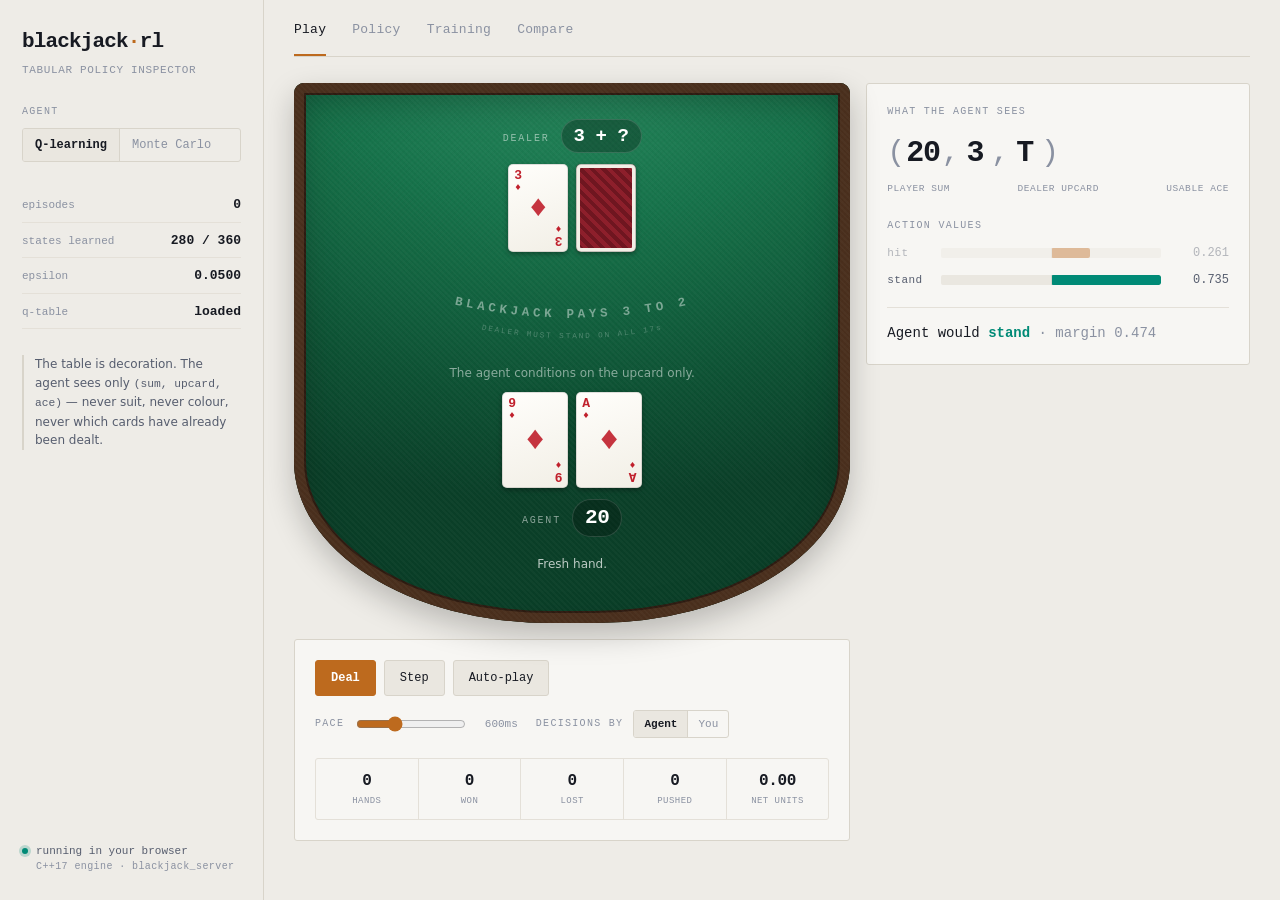
<file: docs/index.html>
<!doctype html>
<html lang="en">
<head>
<meta charset="utf-8">
<meta name="viewport" content="width=device-width, initial-scale=1">
<title>Blackjack RL — policy inspector</title>
<meta name="description" content="Watch a tabular reinforcement learning agent play blackjack, inspect its learned policy, and train it live. C++ engine, browser readout.">
<link rel="stylesheet" href="style.css?v=ec97262850">
</head>
<body>

<div class="app">

  <aside class="rail">
    <header class="brand">
      <h1>blackjack<span class="brand-dot">·</span>rl</h1>
      <p class="brand-sub">tabular policy inspector</p>
    </header>

    <div class="rail-block">
      <span class="label">Agent</span>
      <div class="segmented" role="radiogroup" aria-label="Agent">
        <button class="seg is-on" role="radio" aria-checked="true" data-agent="q">Q-learning</button>
        <button class="seg" role="radio" aria-checked="false" data-agent="mc">Monte Carlo</button>
      </div>
    </div>

    <dl class="readout" id="readout">
      <div class="readout-row"><dt>episodes</dt><dd id="rd-episodes">—</dd></div>
      <div class="readout-row"><dt>states learned</dt><dd id="rd-states">—</dd></div>
      <div class="readout-row"><dt>epsilon</dt><dd id="rd-epsilon">—</dd></div>
      <div class="readout-row"><dt>q-table</dt><dd id="rd-table">—</dd></div>
    </dl>

    <p class="rail-note">
      The table is decoration. The agent sees only
      <code>(sum, upcard, ace)</code> — never suit, never colour, never which
      cards have already been dealt.
    </p>

    <footer class="rail-foot">
      <span class="engine-dot" id="engine-dot" aria-hidden="true"></span>
      <span id="engine-state">connecting…</span>
      <span class="rail-foot-sub">C++17 engine · blackjack_server</span>
    </footer>
  </aside>

  <main class="main">
    <nav class="tabs" role="tablist" aria-label="Views">
      <button class="tab is-on" role="tab" aria-selected="true" data-tab="play">Play</button>
      <button class="tab" role="tab" aria-selected="false" data-tab="policy">Policy</button>
      <button class="tab" role="tab" aria-selected="false" data-tab="training">Training</button>
      <button class="tab" role="tab" aria-selected="false" data-tab="compare">Compare</button>
    </nav>

    <!-- ================= PLAY ================= -->
    <section class="panel is-on" id="panel-play" role="tabpanel">
      <div class="play-grid">

        <div class="felt">
          <div class="felt-inner">

            <div class="seat seat-dealer">
              <div class="seat-head">
                <span class="seat-name">Dealer</span>
                <span class="seat-total" id="dealer-total">—</span>
              </div>
              <div class="hand" id="dealer-hand"></div>
            </div>

            <!-- Table legend, curved along the arc as on a real layout. The
                 rules quoted here are the ones this engine actually implements. -->
            <svg class="felt-arc" viewBox="0 0 640 130" aria-hidden="true" focusable="false">
              <defs>
                <path id="arc-top" d="M 70 34 Q 320 122 570 34" fill="none"></path>
                <path id="arc-bottom" d="M 96 66 Q 320 146 544 66" fill="none"></path>
              </defs>
              <text class="felt-arc-major"><textPath href="#arc-top" startOffset="50%" text-anchor="middle">BLACKJACK PAYS 3 TO 2</textPath></text>
              <text class="felt-arc-minor"><textPath href="#arc-bottom" startOffset="50%" text-anchor="middle">DEALER MUST STAND ON ALL 17s</textPath></text>
            </svg>

            <p class="felt-status" id="dealer-note">The agent conditions on the upcard only.</p>

            <div class="seat seat-player">
              <div class="hand" id="player-hand"></div>
              <div class="seat-head">
                <span class="seat-name">Agent</span>
                <span class="seat-total" id="player-total">—</span>
              </div>
            </div>

            <p class="felt-outcome" id="outcome-note">Deal a hand to start.</p>
          </div>
        </div>

        <div class="card-surface brain">
          <span class="label">What the agent sees</span>
          <div class="tuple" id="state-tuple">
            <span class="tuple-paren">(</span><span class="tuple-v" id="tv-sum">–</span><span
            class="tuple-sep">,</span><span class="tuple-v" id="tv-up">–</span><span
            class="tuple-sep">,</span><span class="tuple-v" id="tv-ace">–</span><span class="tuple-paren">)</span>
          </div>
          <div class="tuple-legend">
            <span>player sum</span><span>dealer upcard</span><span>usable ace</span>
          </div>

          <span class="label label-spaced">Action values</span>
          <div class="qbars" id="qbars">
            <div class="qbar" data-action="hit">
              <span class="qbar-name">hit</span>
              <div class="qbar-track"><div class="qbar-fill" id="qfill-hit"></div></div>
              <span class="qbar-val" id="qval-hit">—</span>
            </div>
            <div class="qbar" data-action="stand">
              <span class="qbar-name">stand</span>
              <div class="qbar-track"><div class="qbar-fill" id="qfill-stand"></div></div>
              <span class="qbar-val" id="qval-stand">—</span>
            </div>
          </div>

          <p class="verdict" id="verdict">Waiting for a hand.</p>
          <p class="fallback-flag" id="fallback-flag" hidden>
            Never visited in training — falling back to the built-in
            “hit below 17” heuristic.
          </p>
        </div>

        <div class="card-surface controls">
          <div class="actionbar">
            <div class="btn-row">
              <button class="btn btn-primary" id="btn-deal">Deal</button>
              <button class="btn" id="btn-step" disabled>Step</button>
              <button class="btn" id="btn-hit" disabled hidden>Hit</button>
              <button class="btn" id="btn-stand" disabled hidden>Stand</button>
              <button class="btn" id="btn-auto">Auto-play</button>
            </div>

            <div class="actionbar-right">
              <label class="slider-row" for="speed">
                <span class="label">Pace</span>
                <input type="range" id="speed" min="120" max="1600" step="20" value="600">
                <span class="slider-val" id="speed-val">600ms</span>
              </label>

              <div class="control-row">
                <span class="label">Decisions by</span>
                <div class="segmented segmented-sm" role="radiogroup" aria-label="Who decides">
                  <button class="seg is-on" role="radio" aria-checked="true" data-decider="agent">Agent</button>
                  <button class="seg" role="radio" aria-checked="false" data-decider="human">You</button>
                </div>
              </div>
            </div>
          </div>

          <div class="tally" id="tally">
            <div class="tally-cell"><span class="tally-n" id="t-hands">0</span><span class="tally-l">hands</span></div>
            <div class="tally-cell"><span class="tally-n" id="t-wins">0</span><span class="tally-l">won</span></div>
            <div class="tally-cell"><span class="tally-n" id="t-losses">0</span><span class="tally-l">lost</span></div>
            <div class="tally-cell"><span class="tally-n" id="t-pushes">0</span><span class="tally-l">pushed</span></div>
            <div class="tally-cell"><span class="tally-n" id="t-net">0.00</span><span class="tally-l">net units</span></div>
          </div>
          <p class="agree-note" id="agree-note" hidden></p>
        </div>

      </div>
    </section>

    <!-- ================= POLICY ================= -->
    <section class="panel" id="panel-policy" role="tabpanel">
      <div class="panel-head">
        <div>
          <h2>Learned policy</h2>
          <p class="panel-sub">Every state the agent can be in, coloured by the action it would take.
             Saturation is <code>Q(hit) − Q(stand)</code> — how sure it is.</p>
        </div>
        <div class="panel-controls">
          <div class="segmented segmented-sm" role="radiogroup" aria-label="Hand type">
            <button class="seg is-on" role="radio" aria-checked="true" data-hand="hard">Hard</button>
            <button class="seg" role="radio" aria-checked="false" data-hand="soft">Soft</button>
          </div>
          <label class="check"><input type="checkbox" id="chk-basic"> Mark divergence from basic strategy</label>
        </div>
      </div>

      <div class="card-surface grid-wrap">
        <div class="plot">
          <span class="axis-title axis-title-x">Dealer upcard</span>
          <span class="axis-title axis-title-y">Player sum</span>
          <div id="policy-grid" class="grid"></div>
        </div>
        <div class="legend" id="policy-legend">
          <div class="legend-scale">
            <span class="legend-end" data-pole="stand">stand</span>
            <div class="legend-ramp" id="legend-ramp"></div>
            <span class="legend-end" data-pole="hit">hit</span>
          </div>
          <div class="legend-keys">
            <span class="legend-key"><i class="swatch swatch-unlearned"></i> never visited (heuristic)</span>
            <span class="legend-key"><i class="swatch swatch-diverge"></i> differs from basic strategy</span>
          </div>
        </div>
      </div>

      <details class="table-view">
        <summary>Table view</summary>
        <div class="table-scroll"><table id="policy-table"></table></div>
      </details>
    </section>

    <!-- ================= TRAINING ================= -->
    <section class="panel" id="panel-training" role="tabpanel">
      <div class="panel-head">
        <div>
          <h2>Train</h2>
          <p class="panel-sub">Episodes run in the C++ server on a worker thread. The grid on the right
             is the live policy — watch it resolve out of noise.</p>
        </div>
        <div class="panel-controls">
          <label class="field"><span class="label">Episodes</span>
            <input type="number" id="train-episodes" value="100000" min="1000" max="2000000" step="1000">
          </label>
          <label class="check"><input type="checkbox" id="chk-reset" checked> Start from scratch</label>
          <button class="btn btn-primary" id="btn-train">Start</button>
          <button class="btn" id="btn-train-stop" disabled>Stop</button>
          <button class="btn" id="btn-save">Save q-table</button>
        </div>
      </div>

      <div class="stat-row">
        <div class="stat"><span class="stat-n" id="s-progress">0</span><span class="stat-l">episodes run</span></div>
        <div class="stat"><span class="stat-n" id="s-ev">—</span><span class="stat-l">avg reward, last window</span></div>
        <div class="stat"><span class="stat-n" id="s-winrate">—</span><span class="stat-l">win rate, last window</span></div>
        <div class="stat"><span class="stat-n" id="s-epsilon">—</span><span class="stat-l">epsilon</span></div>
        <div class="stat"><span class="stat-n" id="s-states">—</span><span class="stat-l">states learned</span></div>
      </div>

      <div class="train-grid">
        <div class="card-surface chart-block">
          <div class="chart-head">
            <h3>Average reward</h3>
            <span class="chart-unit">units per hand — the metric that matters</span>
          </div>
          <canvas id="chart-ev" data-h="190"></canvas>

          <div class="chart-head chart-head-2">
            <h3>Win rate</h3>
            <span class="chart-unit">wins ÷ decided hands · capped near 44% by the rules</span>
          </div>
          <canvas id="chart-winrate" data-h="150"></canvas>

          <div class="chart-head chart-head-2">
            <h3>Exploration</h3>
            <span class="chart-unit">epsilon — probability of a random action</span>
          </div>
          <canvas id="chart-epsilon" data-h="130"></canvas>
          <p class="chart-x">episodes</p>
        </div>

        <div class="card-surface mini-wrap">
          <div class="chart-head"><h3>Policy, live</h3><span class="chart-unit">hard totals</span></div>
          <div id="mini-grid" class="grid grid-mini"></div>
          <p class="mini-note" id="mini-note">Start training to watch the table fill in.</p>
        </div>
      </div>
    </section>

    <!-- ================= COMPARE ================= -->
    <section class="panel" id="panel-compare" role="tabpanel">
      <div class="panel-head">
        <div>
          <h2>Q-learning vs Monte Carlo</h2>
          <p class="panel-sub">Same rules, same deck, two update rules. Both play greedily.</p>
        </div>
        <div class="panel-controls">
          <label class="field"><span class="label">Hands each</span>
            <input type="number" id="cmp-games" value="50000" min="1000" max="500000" step="1000">
          </label>
          <button class="btn btn-primary" id="btn-compare">Run</button>
        </div>
      </div>

      <div id="compare-body" class="compare-body">
        <p class="empty">No run yet. Deal a batch to compare the two agents.</p>
      </div>
    </section>

  </main>
</div>

<div class="tooltip" id="tooltip" role="status" aria-live="polite" hidden></div>

<script>window.BLACKJACK_WASM = true;</script>
<script src="blackjack.js?v=e4ea3212b0"></script>
<script src="app.js?v=d1e5bc1a97"></script>
</body>
</html>
</file>
<file: docs/style.css>
/* ==========================================================================
   Blackjack RL — policy inspector

   Design note: this is an instrument readout, not a casino table. The agent's
   state is three integers, so the page is set in monospace and every number is
   tabular. The only colour that carries meaning is the agent's single binary
   decision: hit (warm) vs stand (cool). That diverging pair was validated for
   lightness band, chroma, CVD separation and contrast against both surfaces.
   ========================================================================== */

:root {
  color-scheme: light dark;

  /* ground */
  --ground:    #eeece7;
  --surface:   #f7f6f3;
  --surface-2: #eae7e0;
  --line:      #d8d4ca;
  --line-soft: #e4e0d8;

  /* ink */
  --ink:       #171a22;
  --ink-2:     #565d6e;
  --ink-3:     #8a91a1;

  /* the decision */
  --hit:       #bd6a1e;
  --stand:     #008a76;
  --neutral:   #cfcbc2;

  --focus:     #2a78d6;

  --mono: ui-monospace, SFMono-Regular, "SF Mono", "JetBrains Mono", Menlo, Consolas, "Liberation Mono", monospace;
  --sans: system-ui, -apple-system, "Segoe UI", Roboto, sans-serif;

  --r: 3px;
  --rail-w: 264px;
}

@media (prefers-color-scheme: dark) {
  :root {
    --ground:    #0e111a;
    --surface:   #141722;
    --surface-2: #1b1f2d;
    --line:      #272c3d;
    --line-soft: #1f2433;

    --ink:       #e6e8ef;
    --ink-2:     #98a0b8;
    --ink-3:     #646d86;

    --hit:       #cf7c2e;
    --stand:     #00a294;
    --neutral:   #333a4d;

    --focus:     #6ba6f5;
  }
}

* { box-sizing: border-box; }

html { -webkit-text-size-adjust: 100%; }

body {
  margin: 0;
  background: var(--ground);
  color: var(--ink);
  font-family: var(--mono);
  font-size: 13px;
  line-height: 1.5;
  font-variant-numeric: tabular-nums;
  -webkit-font-smoothing: antialiased;
}

h1, h2, h3 { margin: 0; font-weight: 600; letter-spacing: -0.02em; }
code { font-family: var(--mono); font-size: 0.94em; color: var(--ink-2); }
p { margin: 0; }

:focus-visible {
  outline: 2px solid var(--focus);
  outline-offset: 2px;
}

/* ---------------------------------------------------------------- shell -- */

.app {
  display: grid;
  grid-template-columns: var(--rail-w) minmax(0, 1fr);
  min-height: 100vh;
}

.rail {
  border-right: 1px solid var(--line);
  padding: 26px 22px;
  display: flex;
  flex-direction: column;
  gap: 26px;
  position: sticky;
  top: 0;
  height: 100vh;
  overflow-y: auto;
}

.brand h1 {
  font-size: 21px;
  letter-spacing: -0.04em;
}
.brand-dot { color: var(--hit); }
.brand-sub {
  color: var(--ink-3);
  font-size: 11px;
  letter-spacing: 0.06em;
  text-transform: uppercase;
  margin-top: 4px;
}

.label {
  display: block;
  font-size: 10px;
  letter-spacing: 0.13em;
  text-transform: uppercase;
  color: var(--ink-3);
}
.label-spaced { margin-top: 22px; }

.rail-block { display: flex; flex-direction: column; gap: 9px; }

.readout { margin: 0; display: flex; flex-direction: column; gap: 1px; }
.readout-row {
  display: flex;
  justify-content: space-between;
  align-items: baseline;
  gap: 10px;
  padding: 7px 0;
  border-bottom: 1px solid var(--line-soft);
}
.readout dt { color: var(--ink-3); font-size: 11px; }
.readout dd { margin: 0; font-size: 13px; font-weight: 600; }

.rail-note {
  font-family: var(--sans);
  font-size: 12px;
  line-height: 1.55;
  color: var(--ink-2);
  border-left: 2px solid var(--line);
  padding-left: 11px;
}

.rail-foot {
  margin-top: auto;
  display: grid;
  grid-template-columns: auto 1fr;
  gap: 0 8px;
  align-items: center;
  font-size: 11px;
  color: var(--ink-2);
}
.rail-foot-sub {
  grid-column: 2;
  color: var(--ink-3);
  font-size: 10px;
  letter-spacing: 0.04em;
}
.engine-dot {
  width: 6px; height: 6px; border-radius: 50%;
  background: var(--ink-3);
  box-shadow: 0 0 0 3px color-mix(in oklab, var(--ink-3) 20%, transparent);
}
.engine-dot.is-live { background: var(--stand); box-shadow: 0 0 0 3px color-mix(in oklab, var(--stand) 22%, transparent); }
.engine-dot.is-down { background: var(--hit); box-shadow: 0 0 0 3px color-mix(in oklab, var(--hit) 22%, transparent); }

.main { padding: 0 30px 44px; min-width: 0; }

/* ----------------------------------------------------------------- tabs -- */

.tabs {
  display: flex;
  gap: 26px;
  border-bottom: 1px solid var(--line);
  margin-bottom: 26px;
  position: sticky;
  top: 0;
  background: var(--ground);
  z-index: 5;
  overflow-x: auto;
}
.tab {
  appearance: none;
  background: none;
  border: 0;
  border-bottom: 2px solid transparent;
  color: var(--ink-3);
  font: inherit;
  padding: 20px 0 14px;
  cursor: pointer;
  letter-spacing: 0.02em;
  white-space: nowrap;
}
.tab:hover { color: var(--ink-2); }
.tab.is-on { color: var(--ink); border-bottom-color: var(--hit); }

.panel { display: none; }
.panel.is-on { display: block; animation: rise 0.28s ease both; }

@keyframes rise { from { opacity: 0; transform: translateY(5px); } to { opacity: 1; transform: none; } }

.panel-head {
  display: flex;
  flex-wrap: wrap;
  gap: 18px;
  justify-content: space-between;
  align-items: flex-end;
  margin-bottom: 20px;
}
.panel-head h2 { font-size: 17px; }
.panel-sub {
  font-family: var(--sans);
  color: var(--ink-2);
  font-size: 12.5px;
  max-width: 62ch;
  margin-top: 5px;
}
.panel-controls { display: flex; flex-wrap: wrap; gap: 12px; align-items: center; }

.card-surface {
  background: var(--surface);
  border: 1px solid var(--line);
  border-radius: var(--r);
  padding: 20px;
}

/* -------------------------------------------------------------- inputs -- */

.segmented {
  display: inline-flex;
  border: 1px solid var(--line);
  border-radius: var(--r);
  overflow: hidden;
}
.seg {
  appearance: none;
  background: none;
  border: 0;
  border-right: 1px solid var(--line);
  color: var(--ink-3);
  font: inherit;
  font-size: 12px;
  padding: 7px 12px;
  cursor: pointer;
}
.seg:last-child { border-right: 0; }
.seg:hover { color: var(--ink); background: var(--surface-2); }
.seg.is-on { color: var(--ink); background: var(--surface-2); font-weight: 600; }
.segmented-sm .seg { padding: 5px 10px; font-size: 11px; }

.btn {
  appearance: none;
  background: var(--surface-2);
  border: 1px solid var(--line);
  border-radius: var(--r);
  color: var(--ink);
  font: inherit;
  font-size: 12px;
  padding: 8px 15px;
  cursor: pointer;
  transition: background 0.12s, border-color 0.12s;
}
.btn:hover:not(:disabled) { border-color: var(--ink-3); }
.btn:disabled { opacity: 0.4; cursor: not-allowed; }
.btn-primary {
  background: var(--hit);
  border-color: var(--hit);
  color: #fff;
  font-weight: 600;
}
.btn-primary:hover:not(:disabled) { filter: brightness(1.08); }
.btn.is-active { background: var(--hit); border-color: var(--hit); color: #fff; }

.field { display: flex; flex-direction: column; gap: 5px; }
.field input {
  background: var(--surface);
  border: 1px solid var(--line);
  border-radius: var(--r);
  color: var(--ink);
  font: inherit;
  font-size: 12px;
  padding: 7px 9px;
  width: 118px;
}
.check {
  display: inline-flex;
  align-items: center;
  gap: 7px;
  font-size: 12px;
  color: var(--ink-2);
  cursor: pointer;
}
.check input { accent-color: var(--hit); }

/* ----------------------------------------------------------------- play -- */

.play-grid {
  display: grid;
  grid-template-columns: minmax(0, 1.45fr) minmax(0, 1fr);
  grid-template-areas:
    "felt  brain"
    "ctrl  brain";
  gap: 16px;
  align-items: start;
}
.felt     { grid-area: felt; }
.brain    { grid-area: brain; }
.controls { grid-area: ctrl; }

/* ---- the table -----------------------------------------------------------
   A casino layout is green in any theme, so the felt carries its own committed
   palette rather than the page tokens. The rail is the padding; the arc at the
   foot is where the players sit. */
.felt {
  background:
    radial-gradient(ellipse 120% 90% at 50% -12%, #2c8f63 0%, #16724a 42%, #0d5133 78%, #0a3f28 100%);
  border-radius: 10px 10px 46% 46% / 10px 10px 30% 30%;
  padding: 10px;
  box-shadow:
    inset 0 0 0 10px #4a2f1d,          /* leather rail */
    inset 0 0 0 12px #2d1b10,
    inset 0 14px 40px rgb(0 0 0 / 0.34),
    0 12px 30px rgb(0 0 0 / 0.22);
  position: relative;
  overflow: hidden;
  min-height: 430px;
}
/* Faint woven texture so the green doesn't read as flat fill. */
.felt::before {
  content: "";
  position: absolute;
  inset: 0;
  background:
    repeating-linear-gradient(45deg,  rgb(255 255 255 / 0.022) 0 2px, transparent 2px 4px),
    repeating-linear-gradient(-45deg, rgb(0 0 0 / 0.022) 0 2px, transparent 2px 4px);
  pointer-events: none;
}
.felt-inner {
  position: relative;
  padding: 26px 30px 40px;
  display: flex;
  flex-direction: column;
  align-items: center;
  gap: 10px;
  min-height: 100%;
}

.seat { display: flex; flex-direction: column; align-items: center; gap: 11px; width: 100%; }
.seat-dealer .hand { min-height: 88px; }
/* The agent's own hand is the one being decided about, so it sits nearer the
   rail and reads slightly larger. */
.seat-player .pcard { width: 66px; height: 96px; }
.seat-player .pcard-pip { font-size: 33px; }
.seat-player .seat-total { font-size: 21px; }
.seat-head { display: flex; align-items: baseline; gap: 11px; }
.seat-name {
  font-size: 10px;
  letter-spacing: 0.18em;
  text-transform: uppercase;
  color: rgb(255 255 255 / 0.52);
}
.seat-total {
  font-size: 19px;
  font-weight: 600;
  letter-spacing: -0.02em;
  color: #fff;
  background: rgb(0 0 0 / 0.26);
  border: 1px solid rgb(255 255 255 / 0.14);
  border-radius: 999px;
  padding: 2px 12px;
  min-width: 3.4ch;
  text-align: center;
}
.hand {
  display: flex;
  gap: 8px;
  flex-wrap: wrap;
  justify-content: center;
  min-height: 92px;
  align-items: flex-start;
}

.felt-arc { width: min(100%, 560px); height: 96px; display: block; margin: -2px 0; }
.felt-arc-major {
  fill: rgb(255 255 255 / 0.44);
  font-size: 17px;
  letter-spacing: 0.3em;
  font-weight: 600;
}
.felt-arc-minor {
  fill: rgb(255 255 255 / 0.26);
  font-size: 10.5px;
  letter-spacing: 0.24em;
}

.felt-status, .felt-outcome {
  font-family: var(--sans);
  font-size: 12px;
  text-align: center;
  color: rgb(255 255 255 / 0.5);
}
.felt-outcome { margin-top: auto; padding-top: 8px; color: rgb(255 255 255 / 0.72); }

/* ---- cards ---------------------------------------------------------------
   Rendered as real playing cards. The agent's state has no suit term, so suit
   and colour are decoration here — see the note in the sidebar. */
.pcard {
  width: 60px;
  height: 88px;
  border-radius: 5px;
  background: linear-gradient(160deg, #fffefb 0%, #f2efe6 100%);
  color: #16181d;
  box-shadow: 0 2px 5px rgb(0 0 0 / 0.35), inset 0 0 0 1px rgb(0 0 0 / 0.12);
  position: relative;
  padding: 5px 6px;
  animation: deal 0.3s cubic-bezier(0.2, 0.7, 0.3, 1) both;
  flex: none;
}
.pcard.is-red { color: #c0202c; }

.pcard-corner {
  position: absolute;
  top: 5px;
  left: 6px;
  display: flex;
  flex-direction: column;
  align-items: center;
  line-height: 1;
  font-size: 13px;
  font-weight: 700;
  letter-spacing: -0.03em;
}
.pcard-corner em { font-style: normal; font-size: 10px; margin-top: 1px; }
.pcard-corner-br {
  top: auto;
  left: auto;
  bottom: 5px;
  right: 6px;
  transform: rotate(180deg);
}
.pcard-pip {
  position: absolute;
  inset: 0;
  display: flex;
  align-items: center;
  justify-content: center;
  font-size: 30px;
  line-height: 1;
  opacity: 0.9;
}

/* Face-down card: classic lattice back. */
.pcard-hidden {
  background:
    repeating-linear-gradient(45deg,  #8d1f2b 0 4px, #6f1620 4px 8px),
    repeating-linear-gradient(-45deg, #8d1f2b 0 4px, #6f1620 4px 8px);
  box-shadow: 0 2px 5px rgb(0 0 0 / 0.35), inset 0 0 0 1px rgb(0 0 0 / 0.2), inset 0 0 0 4px #f2efe6;
}

@keyframes deal { from { opacity: 0; transform: translateY(-16px) rotate(-4deg) scale(0.94); } to { opacity: 1; transform: none; } }

.brain { display: flex; flex-direction: column; }
.tuple {
  font-size: 30px;
  font-weight: 600;
  letter-spacing: -0.04em;
  margin: 12px 0 6px;
  display: flex;
  gap: 2px;
  align-items: baseline;
}
.tuple-paren, .tuple-sep { color: var(--ink-3); font-weight: 400; }
.tuple-v { min-width: 1.6ch; text-align: center; }
.tuple-legend {
  display: flex;
  gap: 10px;
  font-size: 9.5px;
  letter-spacing: 0.06em;
  text-transform: uppercase;
  color: var(--ink-3);
}
.tuple-legend span { flex: 1; }
.tuple-legend span:nth-child(2) { text-align: center; }
.tuple-legend span:last-child { text-align: right; }

.qbars { display: flex; flex-direction: column; gap: 9px; margin-top: 11px; }
.qbar { display: grid; grid-template-columns: 44px 1fr 58px; gap: 10px; align-items: center; }
.qbar-name { font-size: 11px; color: var(--ink-2); letter-spacing: 0.04em; }
.qbar-track {
  height: 10px;
  background: var(--surface-2);
  border-radius: 2px;
  position: relative;
  overflow: hidden;
}
/* Zero sits at the centre: Q-values are signed. */
.qbar-track::after {
  content: "";
  position: absolute;
  left: 50%;
  top: 0;
  bottom: 0;
  width: 1px;
  background: var(--line);
}
.qbar-fill {
  position: absolute;
  top: 0;
  bottom: 0;
  left: 50%;
  width: 0;
  border-radius: 2px;
  background: var(--ink-3);
  transition: width 0.3s ease, left 0.3s ease, background 0.2s;
}
.qbar[data-action="hit"] .qbar-fill { background: var(--hit); }
.qbar[data-action="stand"] .qbar-fill { background: var(--stand); }
.qbar:not(.is-best) { opacity: 0.42; }
.qbar-val { font-size: 12px; text-align: right; color: var(--ink-2); }

.verdict {
  margin-top: 18px;
  padding-top: 15px;
  border-top: 1px solid var(--line-soft);
  font-size: 14px;
}
.verdict b { font-weight: 600; }
.verdict .v-hit { color: var(--hit); }
.verdict .v-stand { color: var(--stand); }

.fallback-flag {
  margin-top: 10px;
  font-family: var(--sans);
  font-size: 11.5px;
  color: var(--ink-2);
  background: var(--surface-2);
  border-left: 2px solid var(--ink-3);
  padding: 8px 10px;
}

/* Action bar: what you press sits directly under the table, the way it does at
   a real one. Secondary settings go right, out of the way of the hot buttons. */
.actionbar {
  display: flex;
  flex-wrap: wrap;
  gap: 14px 20px;
  align-items: center;
  justify-content: space-between;
}
.actionbar-right {
  display: flex;
  flex-wrap: wrap;
  align-items: center;
  gap: 10px 18px;
}
.control-row { display: flex; align-items: center; gap: 10px; }
.btn-row { display: flex; flex-wrap: wrap; gap: 8px; }
.slider-row { display: flex; align-items: center; gap: 10px; }
.slider-row input[type="range"] { width: 110px; accent-color: var(--hit); }
.slider-val { font-size: 11px; color: var(--ink-3); width: 6ch; text-align: right; }

.tally {
  display: grid;
  grid-template-columns: repeat(5, 1fr);
  gap: 1px;
  margin-top: 20px;
  background: var(--line-soft);
  border: 1px solid var(--line-soft);
  border-radius: var(--r);
  overflow: hidden;
}
.tally-cell { background: var(--surface); padding: 10px 6px; text-align: center; }
.tally-n { display: block; font-size: 16px; font-weight: 600; letter-spacing: -0.02em; }
.tally-l { display: block; font-size: 9px; letter-spacing: 0.05em; text-transform: uppercase; color: var(--ink-3); margin-top: 2px; }

.agree-note {
  margin-top: 12px;
  font-family: var(--sans);
  font-size: 12px;
  color: var(--ink-2);
}

/* --------------------------------------------------------------- policy -- */

.grid-wrap { overflow-x: auto; }

/* Axis titles sit outside the cell grid so they don't disturb its columns. */
.plot {
  display: grid;
  grid-template-columns: auto minmax(0, 1fr);
  grid-template-rows: auto minmax(0, 1fr);
  gap: 8px 10px;
  min-width: 560px;
}
.plot > .grid { grid-column: 2; grid-row: 2; }
.axis-title {
  font-size: 10px;
  letter-spacing: 0.13em;
  text-transform: uppercase;
  color: var(--ink-3);
  align-self: center;
  justify-self: center;
}
.axis-title-x { grid-column: 2; grid-row: 1; }
.axis-title-y {
  grid-column: 1;
  grid-row: 2;
  writing-mode: vertical-rl;
  transform: rotate(180deg);
}

.grid {
  display: grid;
  gap: 2px;                     /* surface gap between cells */
  grid-template-columns: 42px repeat(10, minmax(34px, 1fr));
}
.gcell {
  aspect-ratio: 1 / 0.72;
  border-radius: 2px;
  display: flex;
  align-items: center;
  justify-content: center;
  font-size: 10px;
  color: var(--ink);
  cursor: default;
  transition: background 0.35s ease;
  position: relative;
}
.gcell-head, .gcell-side {
  background: none;
  color: var(--ink-3);
  font-size: 10.5px;
  letter-spacing: 0.04em;
}
.gcell-side { justify-content: flex-end; padding-right: 9px; }
.gcell-unlearned {
  background: repeating-linear-gradient(45deg, var(--surface-2) 0 3px, transparent 3px 6px) !important;
  border: 1px dashed var(--line);
}
.gcell-diverge::after {
  content: "";
  position: absolute;
  inset: 0;
  border: 1.5px solid var(--ink);
  border-radius: 2px;
  pointer-events: none;
}
.gcell-mark { font-weight: 600; mix-blend-mode: normal; }

.grid-mini { min-width: 0; gap: 1px; grid-template-columns: repeat(10, 1fr); }
.grid-mini .gcell { aspect-ratio: 1; font-size: 0; border-radius: 1px; }

.legend {
  display: flex;
  flex-wrap: wrap;
  gap: 14px 28px;
  align-items: center;
  margin-top: 20px;
  padding-top: 16px;
  border-top: 1px solid var(--line-soft);
}
.legend-scale { display: flex; align-items: center; gap: 9px; }
.legend-end { font-size: 10px; letter-spacing: 0.08em; text-transform: uppercase; }
.legend-end[data-pole="hit"] { color: var(--hit); }
.legend-end[data-pole="stand"] { color: var(--stand); }
.legend-ramp {
  width: 150px;
  height: 9px;
  border-radius: 2px;
  background: linear-gradient(90deg, var(--stand), var(--neutral) 50%, var(--hit));
}
.legend-keys { display: flex; flex-wrap: wrap; gap: 8px 20px; font-size: 11px; color: var(--ink-2); }
.legend-key { display: inline-flex; align-items: center; gap: 7px; }
.swatch { width: 13px; height: 13px; border-radius: 2px; display: inline-block; }
.swatch-unlearned { background: repeating-linear-gradient(45deg, var(--surface-2) 0 3px, transparent 3px 6px); border: 1px dashed var(--line); }
.swatch-diverge { border: 1.5px solid var(--ink); }

.table-view { margin-top: 20px; }
.table-view summary {
  cursor: pointer;
  font-size: 12px;
  color: var(--ink-2);
  padding: 8px 0;
}
.table-scroll { overflow-x: auto; margin-top: 10px; }
table { border-collapse: collapse; font-size: 11px; width: 100%; }
th, td { padding: 5px 9px; text-align: right; border-bottom: 1px solid var(--line-soft); white-space: nowrap; }
th { color: var(--ink-3); font-weight: 400; text-align: right; letter-spacing: 0.05em; text-transform: uppercase; font-size: 9.5px; }
th:first-child, td:first-child { text-align: left; }
.th-group { text-align: center; border-bottom: 1px solid var(--line); }
caption {
  caption-side: top;
  text-align: left;
  font-size: 11px;
  color: var(--ink-3);
  padding-bottom: 10px;
}

/* ------------------------------------------------------------- training -- */

.stat-row {
  display: grid;
  grid-template-columns: repeat(auto-fit, minmax(150px, 1fr));
  gap: 1px;
  background: var(--line);
  border: 1px solid var(--line);
  border-radius: var(--r);
  overflow: hidden;
  margin-bottom: 16px;
}
.stat { background: var(--surface); padding: 15px 17px; }
.stat-n { display: block; font-size: 25px; font-weight: 600; letter-spacing: -0.03em; }
.stat-l { display: block; font-size: 10px; letter-spacing: 0.07em; text-transform: uppercase; color: var(--ink-3); margin-top: 3px; }

.train-grid {
  display: grid;
  grid-template-columns: minmax(0, 1.6fr) minmax(0, 1fr);
  gap: 16px;
  align-items: start;
}
.chart-head { display: flex; justify-content: space-between; align-items: baseline; gap: 12px; margin-bottom: 12px; }
.chart-head-2 { margin-top: 26px; }
.chart-head h3 { font-size: 13px; }
.chart-unit { font-size: 10px; color: var(--ink-3); letter-spacing: 0.04em; }
/* Height is pinned inline by chartCtx from data-h. Without an explicit height
   the element would take its aspect ratio from the backing bitmap. */
canvas { width: 100%; display: block; }
.chart-x { font-size: 10px; color: var(--ink-3); text-align: center; margin-top: 8px; letter-spacing: 0.07em; text-transform: uppercase; }
.mini-note { font-family: var(--sans); font-size: 11.5px; color: var(--ink-3); margin-top: 13px; }

/* -------------------------------------------------------------- compare -- */

.compare-body { display: flex; flex-direction: column; gap: 16px; }
.empty { color: var(--ink-3); font-family: var(--sans); padding: 40px 0; text-align: center; }

.cmp-row { display: grid; grid-template-columns: repeat(auto-fit, minmax(280px, 1fr)); gap: 16px; }
.cmp-card h3 { font-size: 14px; margin-bottom: 3px; }
.cmp-sub { font-size: 11px; color: var(--ink-3); margin-bottom: 16px; }
.cmp-hero { font-size: 34px; font-weight: 600; letter-spacing: -0.04em; line-height: 1; }
.cmp-hero-l { font-size: 10px; letter-spacing: 0.07em; text-transform: uppercase; color: var(--ink-3); margin-top: 5px; display: block; }

.cmp-card-baseline { border-style: dashed; }
.cmp-tag {
  font-size: 9px;
  letter-spacing: 0.1em;
  text-transform: uppercase;
  color: var(--ink-3);
  border: 1px solid var(--line);
  border-radius: 2px;
  padding: 2px 5px;
  vertical-align: middle;
  margin-left: 5px;
  font-weight: 400;
}
.cmp-gap {
  margin-top: 10px;
  font-size: 11.5px;
  color: var(--ink-3);
}
.cmp-gap.is-sig { color: var(--ink-2); font-weight: 600; }

.cmp-bar { display: flex; gap: 2px; height: 26px; margin-top: 18px; border-radius: 2px; overflow: hidden; }
.cmp-seg { display: flex; align-items: center; justify-content: center; font-size: 10px; color: var(--surface); min-width: 2px; }
.cmp-seg-win  { background: var(--stand); }
.cmp-seg-loss { background: var(--hit); }
.cmp-seg-push { background: var(--ink-3); }
.cmp-key { display: flex; gap: 16px; margin-top: 10px; font-size: 11px; color: var(--ink-2); flex-wrap: wrap; }
.cmp-key span { display: inline-flex; align-items: center; gap: 6px; }
.cmp-key i { width: 10px; height: 10px; border-radius: 2px; }

/* -------------------------------------------------------------- tooltip -- */

.tooltip {
  position: fixed;
  z-index: 50;
  background: var(--ink);
  color: var(--ground);
  border-radius: var(--r);
  padding: 9px 11px;
  font-size: 11px;
  line-height: 1.6;
  pointer-events: none;
  max-width: 250px;
  box-shadow: 0 6px 22px rgb(0 0 0 / 0.28);
}
.tooltip b { font-weight: 600; }
.tooltip .tt-row { display: flex; justify-content: space-between; gap: 14px; }

/* ----------------------------------------------------------- responsive -- */

@media (max-width: 1080px) {
  .play-grid {
    grid-template-columns: minmax(0, 1fr);
    grid-template-areas: "felt" "ctrl" "brain";
  }
  .train-grid { grid-template-columns: minmax(0, 1fr); }
}

@media (max-width: 620px) {
  .felt { min-height: 0; }
  .felt-inner { padding: 18px 14px 28px; }
  .pcard { width: 50px; height: 74px; }
  .pcard-pip { font-size: 24px; }
  .actionbar { flex-direction: column; align-items: stretch; }
}

@media (max-width: 820px) {
  .app { grid-template-columns: minmax(0, 1fr); }
  .rail {
    position: static;
    height: auto;
    border-right: 0;
    border-bottom: 1px solid var(--line);
  }
  .main { padding: 0 18px 36px; }
  .tally { grid-template-columns: repeat(3, 1fr); }
}

@media (prefers-reduced-motion: reduce) {
  *, *::before, *::after {
    animation-duration: 0.001ms !important;
    transition-duration: 0.001ms !important;
  }
}
</file>
